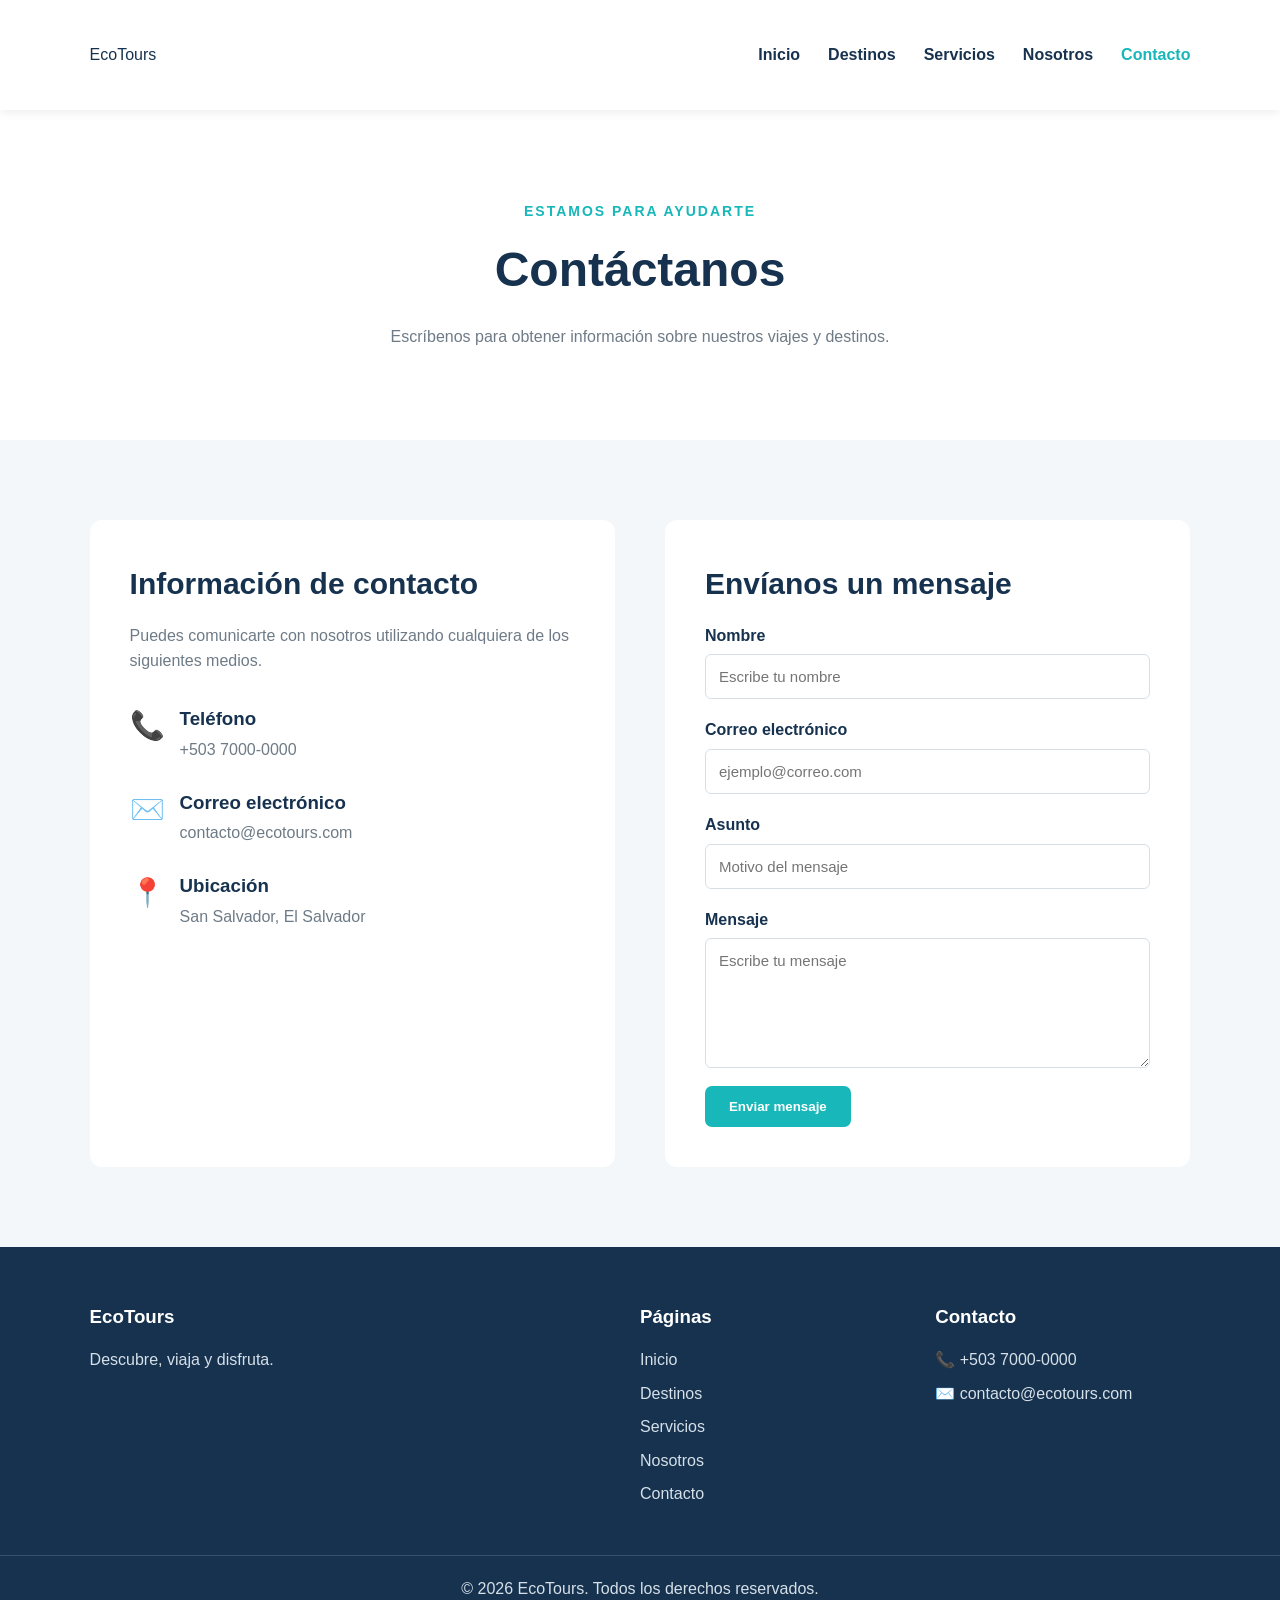
<file: ecotours/html/contacto.html>
<!DOCTYPE html>
<html lang="es">

<head>

    <meta charset="UTF-8">
    <meta name="viewport" content="width=device-width, initial-scale=1.0">

    <title>EcoTours | Contacto</title>

<link rel="stylesheet" href="../css/stylee.css">

</head>

<body>

<header class="header">

<div class="logo-container">
    <div class="logo-texto">
        EcoTours
    </div>
</div>


    <nav class="navbar">

        <a href="index.html">
            Inicio
        </a>

        <a href="destinos.html">
            Destinos
        </a>

        <a href="servicios.html">
            Servicios
        </a>

        <a href="nosotros.html">
            Nosotros
        </a>

        <a href="contacto.html" class="activo">
            Contacto
        </a>

    </nav>

</header>


<main>

    <section class="titulo-pagina">

        <p class="subtitulo">
            ESTAMOS PARA AYUDARTE
        </p>

        <h1>
            Contáctanos
        </h1>

        <p>
            Escríbenos para obtener información sobre
            nuestros viajes y destinos.
        </p>

    </section>


    <section class="contacto">

        <div class="contenedor contacto-grid">


            <div class="informacion-contacto">

                <h2>
                    Información de contacto
                </h2>

                <p>
                    Puedes comunicarte con nosotros
                    utilizando cualquiera de los
                    siguientes medios.
                </p>


                <div class="dato-contacto">

                    <span>
                        📞
                    </span>

                    <div>

                        <h3>
                            Teléfono
                        </h3>

                        <p>
                            +503 7000-0000
                        </p>

                    </div>

                </div>


                <div class="dato-contacto">

                    <span>
                        ✉️
                    </span>

                    <div>

                        <h3>
                            Correo electrónico
                        </h3>

                        <p>
                            contacto@ecotours.com
                        </p>

                    </div>

                </div>


                <div class="dato-contacto">

                    <span>
                        📍
                    </span>

                    <div>

                        <h3>
                            Ubicación
                        </h3>

                        <p>
                            San Salvador, El Salvador
                        </p>

                    </div>

                </div>

            </div>


            <div class="formulario">

                <h2>
                    Envíanos un mensaje
                </h2>

                <form id="formContacto">

                    <label for="nombre">
                        Nombre
                    </label>

                    <input
                        type="text"
                        id="nombre"
                        name="nombre"
                        placeholder="Escribe tu nombre"
                        required
                    >


                    <label for="correo">
                        Correo electrónico
                    </label>

                    <input
                        type="email"
                        id="correo"
                        name="correo"
                        placeholder="ejemplo@correo.com"
                        required
                    >


                    <label for="asunto">
                        Asunto
                    </label>

                    <input
                        type="text"
                        id="asunto"
                        name="asunto"
                        placeholder="Motivo del mensaje"
                        required
                    >


                    <label for="mensaje">
                        Mensaje
                    </label>

                    <textarea
                        id="mensaje"
                        name="mensaje"
                        rows="6"
                        placeholder="Escribe tu mensaje"
                        required
                    ></textarea>


                    <button
                        type="submit"
                        class="btn btn-principal"
                    >
                        Enviar mensaje
                    </button>

                </form>

            </div>

        </div>

    </section>

</main>


<footer>

    <div class="footer-contenido">

        <div>

            <h3>
                EcoTours
            </h3>

            <p>
                Descubre, viaja y disfruta.
            </p>

        </div>


        <div>

            <h3>
                Páginas
            </h3>

            <a href="index.html">
                Inicio
            </a>

            <a href="destinos.html">
                Destinos
            </a>

            <a href="servicios.html">
                Servicios
            </a>

            <a href="nosotros.html">
                Nosotros
            </a>

            <a href="contacto.html">
                Contacto
            </a>

        </div>


        <div>

            <h3>
                Contacto
            </h3>

            <p>
                📞 +503 7000-0000
            </p>

            <p>
                ✉️ contacto@ecotours.com
            </p>

        </div>

    </div>


    <div class="copyright">

        © 2026 EcoTours. Todos los derechos reservados.

    </div>

</footer>


<script src="../js/script.js"></script>

</body>
</html>
</file>
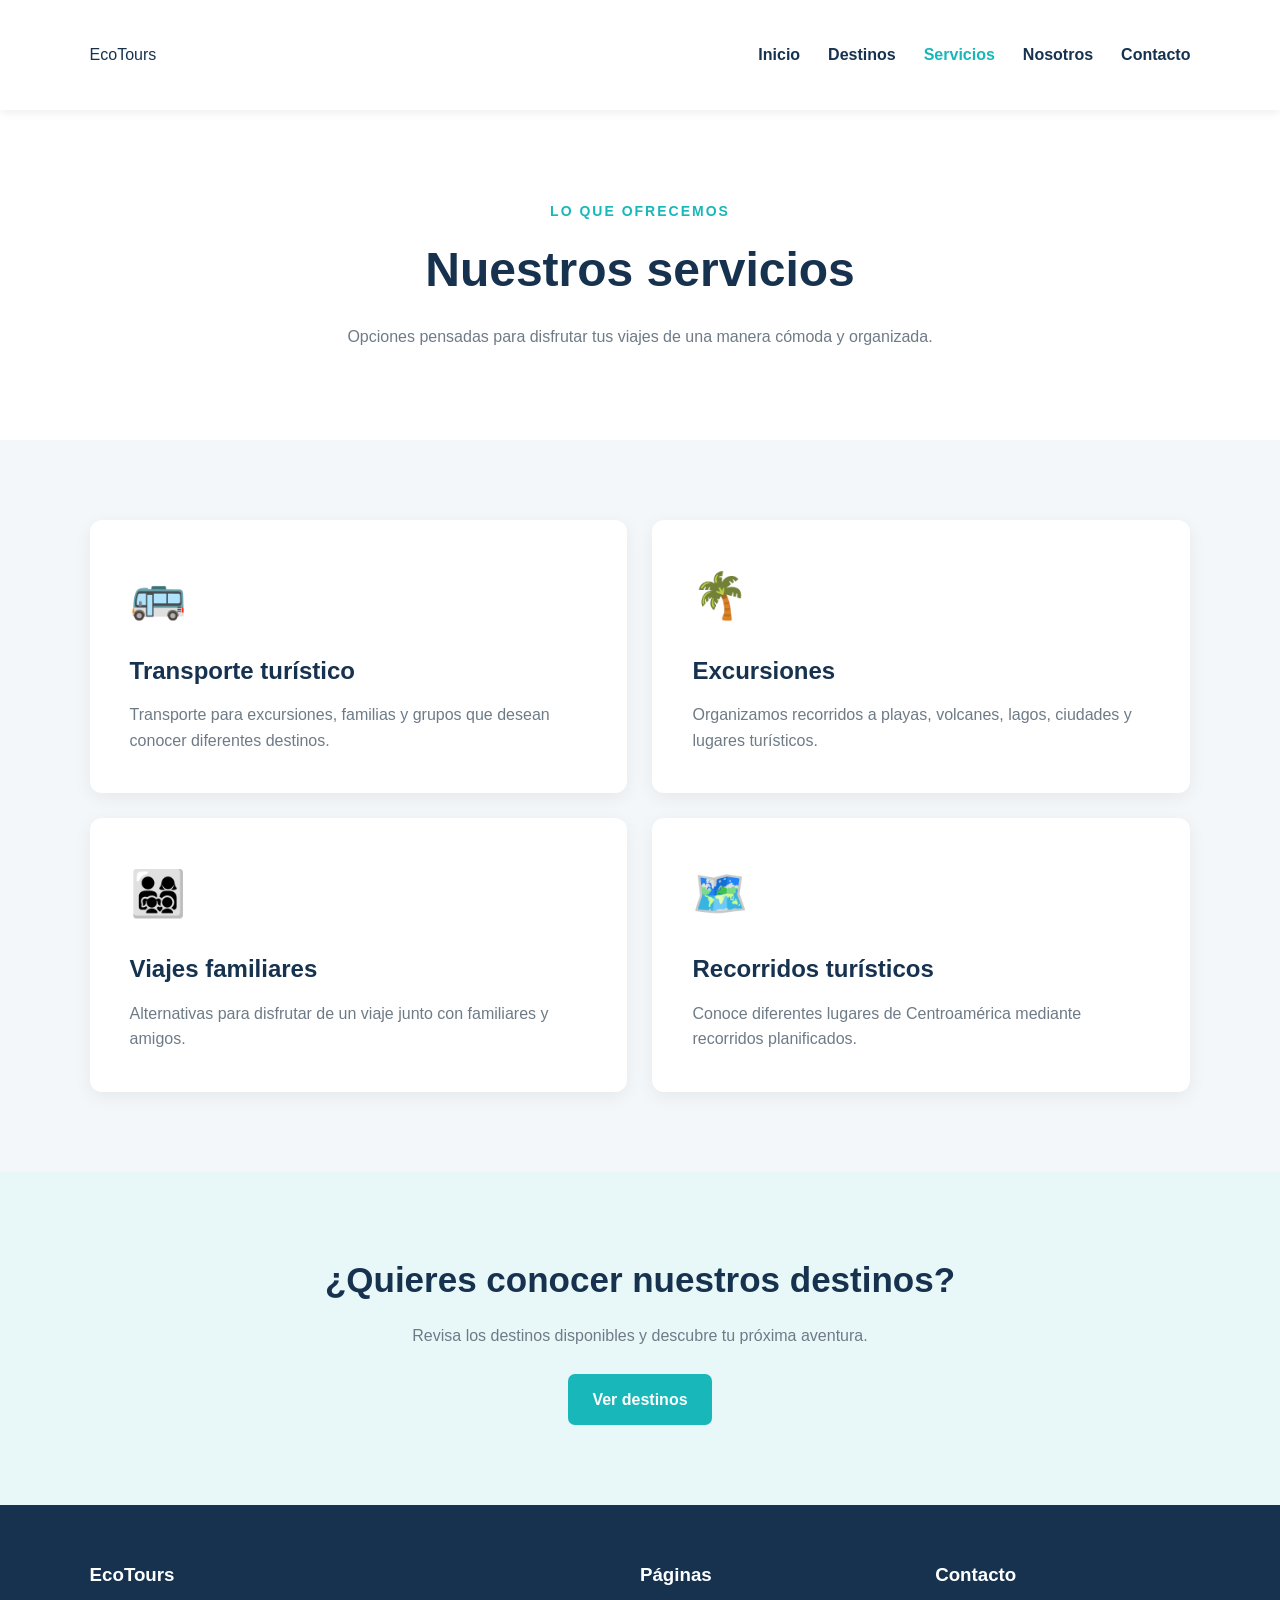
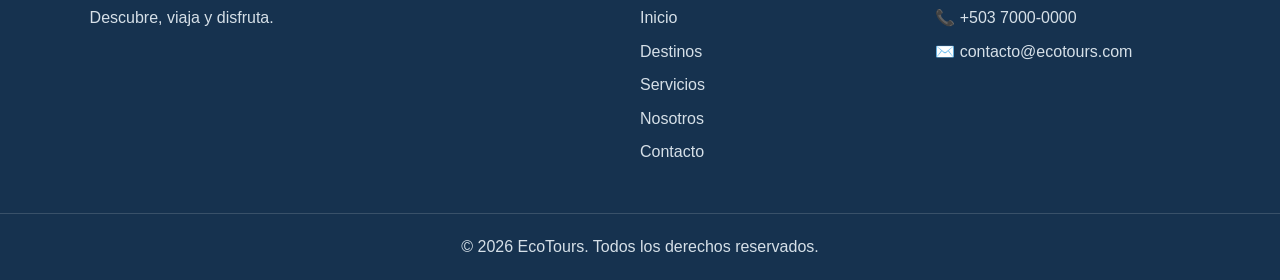
<file: ecotours/html/servicios.html>
<!DOCTYPE html>
<html lang="es">

<head>

    <meta charset="UTF-8">
    <meta name="viewport" content="width=device-width, initial-scale=1.0">

    <title>EcoTours | Servicios</title>

<link rel="stylesheet" href="../css/stylee.css">

</head>

<body>

<header class="header">

<div class="logo-container">
    <div class="logo-texto">
        EcoTours
    </div>
</div>


    <nav class="navbar">

        <a href="index.html">
            Inicio
        </a>

        <a href="destinos.html">
            Destinos
        </a>

        <a href="servicios.html" class="activo">
            Servicios
        </a>

        <a href="nosotros.html">
            Nosotros
        </a>

        <a href="contacto.html">
            Contacto
        </a>

    </nav>

</header>


<main>

    <section class="titulo-pagina">

        <p class="subtitulo">
            LO QUE OFRECEMOS
        </p>

        <h1>
            Nuestros servicios
        </h1>

        <p>
            Opciones pensadas para disfrutar tus viajes
            de una manera cómoda y organizada.
        </p>

    </section>


    <section class="servicios">

        <div class="contenedor">

            <div class="grid-servicios">

                <article class="servicio-card">

                    <div class="icono-servicio">
                        🚌
                    </div>

                    <h2>
                        Transporte turístico
                    </h2>

                    <p>
                        Transporte para excursiones,
                        familias y grupos que desean
                        conocer diferentes destinos.
                    </p>

                </article>


                <article class="servicio-card">

                    <div class="icono-servicio">
                        🌴
                    </div>

                    <h2>
                        Excursiones
                    </h2>

                    <p>
                        Organizamos recorridos a playas,
                        volcanes, lagos, ciudades y
                        lugares turísticos.
                    </p>

                </article>


                <article class="servicio-card">

                    <div class="icono-servicio">
                        👨‍👩‍👧‍👦
                    </div>

                    <h2>
                        Viajes familiares
                    </h2>

                    <p>
                        Alternativas para disfrutar
                        de un viaje junto con familiares
                        y amigos.
                    </p>

                </article>


                <article class="servicio-card">

                    <div class="icono-servicio">
                        🗺️
                    </div>

                    <h2>
                        Recorridos turísticos
                    </h2>

                    <p>
                        Conoce diferentes lugares de
                        Centroamérica mediante recorridos
                        planificados.
                    </p>

                </article>

            </div>

        </div>

    </section>


    <section class="llamada">

        <div class="contenedor">

            <h2>
                ¿Quieres conocer nuestros destinos?
            </h2>

            <p>
                Revisa los destinos disponibles y
                descubre tu próxima aventura.
            </p>

            <a href="destinos.html" class="btn btn-principal">
                Ver destinos
            </a>

        </div>

    </section>

</main>


<footer>

    <div class="footer-contenido">

        <div>
            <h3>EcoTours</h3>
            <p>
                Descubre, viaja y disfruta.
            </p>
        </div>

        <div>

            <h3>Páginas</h3>

            <a href="index.html">Inicio</a>
            <a href="destinos.html">Destinos</a>
            <a href="servicios.html">Servicios</a>
            <a href="nosotros.html">Nosotros</a>
            <a href="contacto.html">Contacto</a>

        </div>

        <div>

            <h3>Contacto</h3>

            <p>📞 +503 7000-0000</p>
            <p>✉️ contacto@ecotours.com</p>

        </div>

    </div>

    <div class="copyright">
        © 2026 EcoTours. Todos los derechos reservados.
    </div>

</footer>


<script src="../js/script.js"></script>

</body>
</html>
</file>
<file: ecotours/css/stylee.css>
* {
    margin: 0;
    padding: 0;
    box-sizing: border-box;
}

html {
    scroll-behavior: smooth;
}

body {
    font-family: Arial, Helvetica, sans-serif;
    background: #f3f7fa;
    color: #16324f;
    line-height: 1.6;
}

img {
    max-width: 100%;
    display: block;
}

a {
    text-decoration: none;
}


/* =========================
   HEADER
========================= */

.header {
    width: 100%;
    height: 110px;
    background: #ffffff;

    display: flex;
    align-items: center;
    justify-content: space-between;

    padding: 10px 7%;

    box-shadow: 0 2px 10px rgba(0, 0, 0, 0.08);

    position: sticky;
    top: 0;

    z-index: 1000;
}


/* LOGO */

.logo-container {
    display: flex;
    align-items: center;
}

.logo-container img {
    width: 200px;
    height: 90px;
    object-fit: contain;
}


/* =========================
   NAVBAR
========================= */

.navbar {
    display: flex;
    align-items: center;
    gap: 28px;
}

.navbar a {
    color: #16324f;
    font-weight: 600;
    transition: 0.3s;
}

.navbar a:hover,
.navbar a.activo {
    color: #18b7b9;
}


/* =========================
   CONTENEDOR
========================= */

.contenedor {
    width: 86%;
    max-width: 1200px;
    margin: auto;
}


/* =========================
   HERO
========================= */

.hero {
    min-height: 650px;

    display: flex;
    align-items: center;

    background-image:
        linear-gradient(
            rgba(22, 50, 79, 0.48),
            rgba(22, 50, 79, 0.48)
        ),
        url("https://ik.imgkit.net/tvlk/blog/2025/01/shutterstock_2404528949.jpg?tr=q-70,c-at_max,w-1000,h-600");

    background-size: cover;
    background-position: center;
    background-repeat: no-repeat;
}

.hero-contenido {
    width: 86%;
    max-width: 1200px;

    margin: auto;

    color: white;
}

.etiqueta {
    font-size: 15px;
    font-weight: bold;
    letter-spacing: 2px;
    margin-bottom: 15px;
}

.hero h1 {
    font-size: 58px;
    line-height: 1.1;
    max-width: 700px;
    margin-bottom: 20px;
}

.hero-descripcion {
    max-width: 650px;
    font-size: 19px;
    margin-bottom: 30px;
}

.botones {
    display: flex;
    gap: 15px;
    flex-wrap: wrap;
}


/* =========================
   BOTONES
========================= */

.btn {
    display: inline-block;

    border: none;
    border-radius: 7px;

    padding: 13px 24px;

    font-weight: bold;
    cursor: pointer;

    transition: 0.3s;
}

.btn-principal {
    background: #18b7b9;
    color: white;
}

.btn-principal:hover {
    background: #11989a;
    transform: translateY(-2px);
}

.btn-secundario {
    background: white;
    color: #16324f;
}

.btn-secundario:hover {
    background: #f0f0f0;
    transform: translateY(-2px);
}


/* =========================
   SECCIONES
========================= */

.bienvenida {
    padding: 90px 0;
    background: white;
}

.subtitulo {
    color: #18b7b9;
    font-size: 14px;
    font-weight: bold;
    letter-spacing: 2px;
    margin-bottom: 10px;
}

.bienvenida h2,
.destino-destacado h2,
.contenido-seccion h2 {
    font-size: 38px;
    margin-bottom: 18px;
}

.texto-centro {
    max-width: 750px;
    margin: 0 auto 50px;

    text-align: center;

    color: #6e7b87;
}


/* =========================
   TARJETAS
========================= */

.tarjetas-info {
    display: grid;

    grid-template-columns: repeat(3, 1fr);

    gap: 25px;
}

.tarjeta-info {
    background: #f3f7fa;

    padding: 35px 25px;

    border-radius: 12px;

    text-align: center;
}

.icono {
    font-size: 40px;
    margin-bottom: 15px;
}

.tarjeta-info h3 {
    font-size: 21px;
    margin-bottom: 12px;
}

.tarjeta-info p {
    color: #6e7b87;
}


/* =========================
   DOS COLUMNAS
========================= */

.destino-destacado,
.nosotros {
    padding: 90px 0;
}

.dos-columnas {
    display: grid;

    grid-template-columns: 1fr 1fr;

    gap: 55px;

    align-items: center;
}

.imagen-seccion img {
    width: 100%;
    height: 430px;

    object-fit: cover;

    border-radius: 15px;
}

.contenido-seccion p {
    color: #6e7b87;
    margin-bottom: 20px;
}


/* =========================
   TITULO DE PAGINAS
========================= */

.titulo-pagina {
    padding: 90px 20px;

    text-align: center;

    background: white;
}

.titulo-pagina h1 {
    font-size: 48px;
    margin-bottom: 15px;
}

.titulo-pagina p:last-child {
    color: #6e7b87;
}


/* =========================
   DESTINOS
========================= */

.destinos {
    padding: 80px 0;
}

.titulo-pais {
    font-size: 30px;
    margin: 50px 0 25px;
}

.titulo-pais:first-child {
    margin-top: 0;
}

.grid-destinos {
    display: grid;

    grid-template-columns: repeat(3, 1fr);

    gap: 25px;
}

.destino-card {
    background: white;

    border-radius: 12px;

    overflow: hidden;

    box-shadow:
        0 5px 18px rgba(0, 0, 0, 0.08);

    transition: 0.3s;
}

.destino-card:hover {
    transform: translateY(-5px);
}

.destino-card img {
    width: 100%;
    height: 240px;

    object-fit: cover;
}

.destino-contenido {
    padding: 25px;
}

.pais {
    color: #18b7b9;

    font-size: 13px;
    font-weight: bold;
}

.destino-contenido h3 {
    font-size: 23px;
    margin: 7px 0 10px;
}

.destino-contenido p {
    color: #6e7b87;
}


/* =========================
   SERVICIOS
========================= */

.servicios {
    padding: 80px 0;
}

.grid-servicios {
    display: grid;

    grid-template-columns: repeat(2, 1fr);

    gap: 25px;
}

.servicio-card {
    background: white;

    padding: 40px;

    border-radius: 12px;

    box-shadow:
        0 5px 18px rgba(0, 0, 0, 0.06);
}

.icono-servicio {
    font-size: 45px;
    margin-bottom: 20px;
}

.servicio-card h2 {
    margin-bottom: 12px;
}

.servicio-card p {
    color: #6e7b87;
}


/* =========================
   LLAMADA
========================= */

.llamada {
    padding: 80px 20px;

    background: #e8f8f8;

    text-align: center;
}

.llamada h2 {
    font-size: 35px;
    margin-bottom: 15px;
}

.llamada p {
    color: #6e7b87;
    margin-bottom: 25px;
}


/* =========================
   NOSOTROS
========================= */

.mision {
    padding: 80px 0;
    background: white;
}


/* =========================
   CONTACTO
========================= */

.contacto {
    padding: 80px 0;
}

.contacto-grid {
    display: grid;

    grid-template-columns: 1fr 1fr;

    gap: 50px;
}

.informacion-contacto {
    background: white;

    padding: 40px;

    border-radius: 12px;
}

.informacion-contacto h2,
.formulario h2 {
    font-size: 30px;
    margin-bottom: 15px;
}

.informacion-contacto > p {
    color: #6e7b87;
    margin-bottom: 30px;
}

.dato-contacto {
    display: flex;

    gap: 15px;

    margin-bottom: 25px;
}

.dato-contacto span {
    font-size: 28px;
}

.dato-contacto h3 {
    margin-bottom: 3px;
}

.dato-contacto p {
    color: #6e7b87;
}

.formulario {
    background: white;

    padding: 40px;

    border-radius: 12px;
}

.formulario form {
    display: flex;
    flex-direction: column;
}

.formulario label {
    margin-bottom: 6px;
    font-weight: bold;
}

.formulario input,
.formulario textarea {
    width: 100%;

    padding: 13px;

    border: 1px solid #d7dfe5;

    border-radius: 6px;

    margin-bottom: 18px;

    font-family: inherit;
    font-size: 15px;
}

.formulario textarea {
    resize: vertical;
}

.formulario button {
    width: fit-content;
}


/* =========================
   FOOTER
========================= */

footer {
    background: #16324f;

    color: white;

    padding-top: 55px;
}

.footer-contenido {
    width: 86%;
    max-width: 1200px;

    margin: auto;

    display: grid;

    grid-template-columns: 2fr 1fr 1fr;

    gap: 40px;

    padding-bottom: 40px;
}

.footer-contenido h3 {
    margin-bottom: 15px;
}

.footer-contenido p {
    color: #d6e0e8;
    margin-bottom: 8px;
}

.footer-contenido a {
    display: block;

    color: #d6e0e8;

    margin-bottom: 8px;
}

.footer-contenido a:hover {
    color: #18b7b9;
}

.copyright {
    border-top:
        1px solid rgba(255, 255, 255, 0.15);

    text-align: center;

    padding: 20px;

    color: #d6e0e8;
}


/* =========================
   RESPONSIVE
========================= */

@media (max-width: 900px) {

    .header {
        height: auto;

        flex-direction: column;

        gap: 15px;

        padding: 15px 5%;
    }

    .logo-container img {
        width: 190px;
        height: 80px;
        object-fit: contain;
    }

    .navbar {
        flex-wrap: wrap;

        justify-content: center;

        gap: 15px;
    }

    .hero h1 {
        font-size: 43px;
    }

    .tarjetas-info,
    .grid-destinos,
    .grid-servicios {
        grid-template-columns: 1fr 1fr;
    }

    .dos-columnas,
    .contacto-grid {
        grid-template-columns: 1fr;
    }

    .footer-contenido {
        grid-template-columns: 1fr 1fr;
    }
}


/* =========================
   CELULARES
========================= */

@media (max-width: 600px) {

    .hero {
        min-height: 580px;
    }

    .logo-container img {
        width: 180px;
        height: 75px;
        object-fit: contain;
    }

    .hero h1 {
        font-size: 36px;
    }

    .tarjetas-info,
    .grid-destinos,
    .grid-servicios,
    .footer-contenido {
        grid-template-columns: 1fr;
    }

    .titulo-pagina h1 {
        font-size: 38px;
    }

    .dos-columnas {
        gap: 30px;
    }

    .imagen-seccion img {
        height: 300px;
    }

    .navbar {
        gap: 10px;
    }

    .navbar a {
        font-size: 14px;
    }
}
</file>
